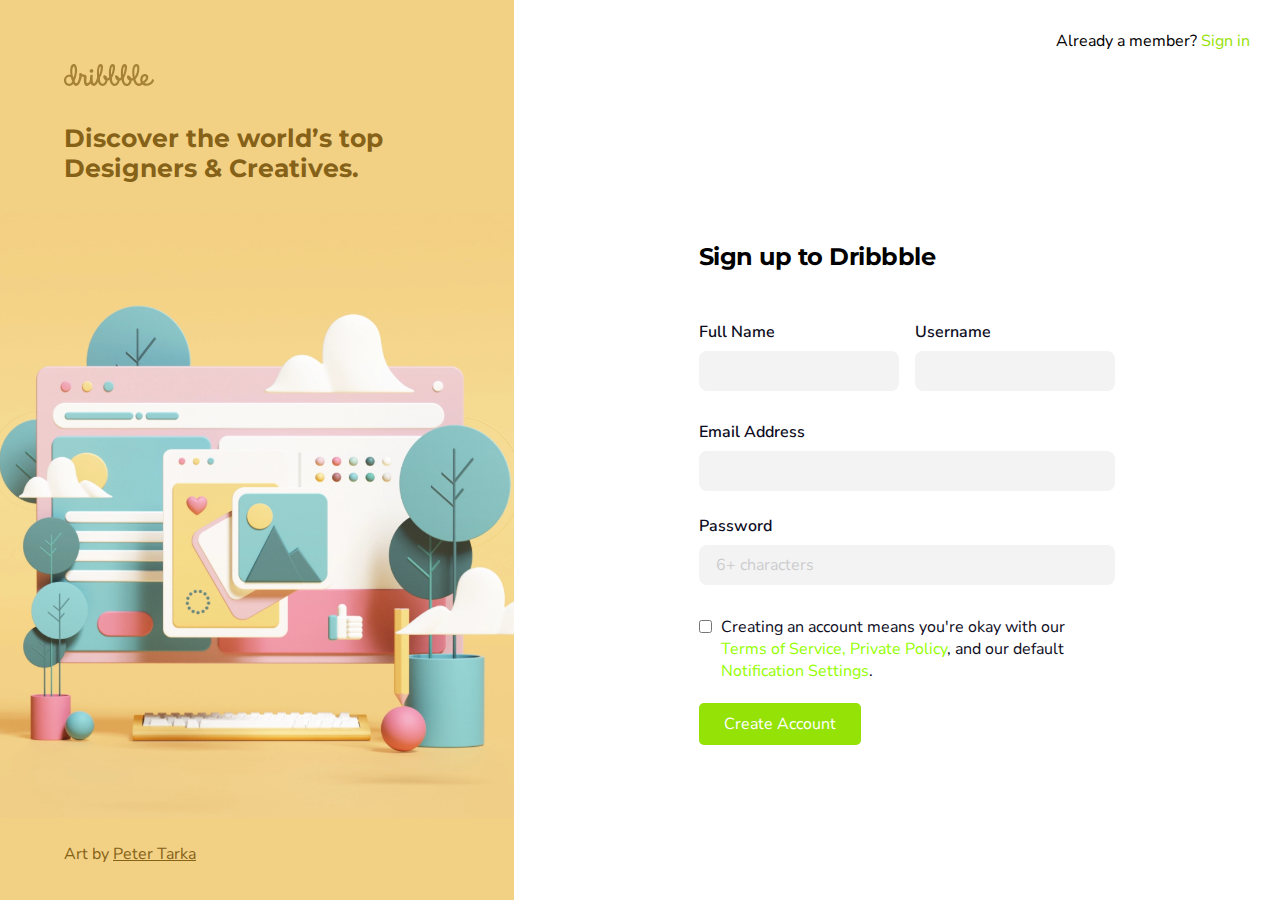
<file: index.html>
<!DOCTYPE html>
<html lang="en">

<head>
    <meta charset="UTF-8" />
    <meta http-equiv="X-UA-Compatible" content="IE=edge" />
    <meta name="viewport" content="width=device-width, initial-scale=1.0" />
    <link rel="stylesheet" href="/css/sign-up.css" />
    <title>Sign Up | Dribbble</title>
</head>

<body>
    <div class="full-page">
        <section class="left-sidebar">
            <div>
                <header>
                    <a class="logo" href="#">
                        <svg viewBox="0 0 96 24" role="img" aria-labelledby="acbvnp7t60ugn976a3kjc06nii86m1a2"
                            class="icon dribbble-logo">
                            <title id="acbvnp7t60ugn976a3kjc06nii86m1a2">
                                Dribbble: the community for graphic design
                            </title>
                            <path fill-rule="evenodd" clip-rule="evenodd"
                                d="M95.8512 18.5141C91.8395 25.3156 85.4862 23.342 83.5781 21.7968C82.7661 22.3478 81.342 23.5554 79.4433 23.4161C75.3996 23.1192 73.9514 17.3405 73.9514 17.3405C73.9804 17.3636 72.747 17.7662 72.0802 17.759C72.0716 19.4536 70.6067 23.5018 66.6533 23.4501C62.217 23.3922 61.3151 16.7828 61.3151 16.7828C61.3151 16.7828 60.8736 17.3959 59.195 18.0064C59.2795 16.7045 59.2177 23.2519 53.9006 23.3481C49.6971 23.4242 48.5623 16.6809 48.5623 16.6809C48.5623 16.6809 47.8331 17.4385 46.4199 17.7012C46.5097 16.378 46.3637 23.3703 41.0459 23.3481C37.4523 23.3331 36.2242 19.1941 36.3197 18.6197C36.4416 17.8875 35.1052 23.4511 31.6145 23.3644C30.1739 23.322 29.1 22.2791 28.4261 20.8885C27.524 21.9209 26.2142 23.3644 24.7448 23.3644C22.1075 23.3644 20.9446 21.1584 21.1416 14.8577C21.1583 14.1105 21.1044 13.8165 20.3616 13.7047C19.9157 13.6304 19.459 13.4895 18.976 13.4152C18.8211 13.932 17.5076 23.1962 12.9912 23.372C11.476 23.4311 10.6475 22.1186 9.96715 21.1443C8.92417 22.5241 7.54738 23.4161 5.58603 23.4161C2.26365 23.4161 0 20.7302 0 17.417C0 14.1038 2.26365 11.4182 5.58603 11.4182C6.17345 11.4182 6.33836 11.5024 6.87502 11.659C5.77137 1.61058 8.37774 0.0401515 10.6578 0.0401515C12.8467 0.0401515 16.5863 5.12064 11.3244 18.0074C12.4926 21.8512 15.0111 21.6338 16.2214 13.7212C16.4676 12.1128 15.809 9.9423 16.8335 9.63937C18.7061 9.08575 18.9048 10.7468 19.7828 11.0235C20.7112 11.316 21.2531 11.2875 22.1444 11.4736C23.6674 11.771 24.2618 12.5892 24.0761 14.4113C23.8533 16.7171 23.4636 20.0729 24.652 20.4818C25.5091 20.779 27.0739 19.0016 27.3485 18.0291C27.623 17.0566 27.6803 16.7237 27.7047 16.0105C27.7419 14.4859 27.7884 13.3684 28.0484 12.2154C28.1597 11.7693 28.2865 11.4739 28.7912 11.4537C29.2066 11.4431 29.9661 11.318 30.3005 11.5782C30.7461 11.9131 30.6905 12.2529 30.6393 13.1471C30.121 25.8966 34.11 19.5319 35.2994 14.4357C34.876 8.67313 35.1667 0.145675 38.7779 0.00265405C40.6559 -0.0717249 41.4861 1.43282 41.5775 2.55581C41.8357 5.72757 40.3888 10.9815 38.4859 14.5148C37.3984 21.7242 43.2411 23.1498 44.1754 17.3952C42.6467 16.6684 40.9947 13.7265 42.339 12.2928C43.0934 11.4882 46.2335 12.6441 46.2849 15.1651C47.8252 14.7531 48.0308 13.8835 48.0522 14.0276C47.6287 8.265 48.0214 0.145749 51.6328 0.00272768C53.5106 -0.0716513 54.3408 1.43289 54.4321 2.55589C54.6904 5.72764 53.2435 10.9816 51.3408 14.5149C50.253 21.7243 56.096 23.1498 57.0301 17.3953C55.8983 17.1769 53.5091 14.0478 54.8876 12.2929C55.6243 11.3551 58.7528 13.3053 59.1032 15.2486C60.5829 14.8298 60.7838 13.9878 60.805 14.1296C60.3815 8.36712 60.7742 0.247876 64.3855 0.104854C66.2634 0.0304754 67.0936 1.53502 67.1849 2.65802C67.4432 5.82977 65.9962 11.0838 64.0933 14.6171C63.0058 21.8266 68.8485 23.2519 69.7829 17.4973C68.2276 17.2383 66.0171 13.9344 67.7962 12.2442C68.507 11.5689 71.2229 13.3219 71.8586 15.3218C72.742 15.2878 73.2918 14.9833 73.4097 14.9525C71.9995 8.18754 73.0493 0.0705829 76.9342 0.00282686C79.0338 -0.0337594 81.0867 1.13799 80.1856 7.57394C79.3256 13.7146 76.234 16.2916 76.2411 16.331C76.4211 17.0667 78.0074 23.2233 82.0023 19.9749C81.7955 19.5066 81.5885 19.0282 81.4728 18.4486C80.8107 15.0729 82.1112 11.2599 85.6462 10.6436C87.6715 10.2906 89.5793 11.2766 89.881 13.4996C90.3773 17.1371 87.0927 19.7715 85.8437 20.3429C85.2843 20.0251 90.9148 23.6362 94.2563 16.3995C94.45 15.9863 94.6837 16.0213 94.9863 16.2343C95.2 16.3847 96.4175 17.5379 95.8512 18.5141ZM8.00277 16.5233C7.83274 16.0149 7.48381 14.8949 7.36044 14.4096C6.68091 13.8187 6.19588 13.7227 5.32365 13.7227C3.38526 13.7227 2.24437 15.5148 2.24437 17.4473C2.24437 19.3798 3.48729 21.1722 5.42567 21.1722C7.10552 21.1722 8.38402 20.03 8.77408 18.4132C8.50106 17.7829 8.23024 17.2036 8.00277 16.5233ZM10.6103 2.70004C9.24825 2.70004 8.78622 5.94913 8.87589 8.72092C8.95519 11.1715 9.63996 13.329 9.99519 14.2956C10.0854 14.4168 10.0686 14.338 10.1491 14.4665C12.514 9.28488 11.5331 2.70004 10.6103 2.70004ZM38.9724 2.80209C37.212 2.60021 37.2233 9.93334 37.4419 11.5782C38.3561 10.1157 39.9444 3.1959 38.9724 2.80209V2.80209ZM51.827 2.80209C50.0667 2.60021 50.078 9.93334 50.2966 11.5782C51.2108 10.1157 52.7991 3.1959 51.827 2.80209ZM64.5798 2.90412C62.8194 2.70223 62.8307 10.0354 63.0494 11.6804C63.9635 10.2177 65.5518 3.2979 64.5798 2.90412V2.90412ZM77.1284 2.37283C74.3857 2.9236 75.0244 12.0682 75.4409 13.672C78.6717 9.23475 78.7381 2.20615 77.1284 2.37283V2.37283ZM87.4073 13.8005C87.268 13.2175 86.5707 12.9058 86.0894 12.9826C84.7123 13.1707 83.3767 14.8858 83.8937 17.497C84.0087 18.0786 84.2967 18.6138 84.2921 18.5961C87.3741 16.5285 87.636 14.8991 87.4073 13.8005ZM29.3312 9.43526C28.9376 9.43534 28.5528 9.31869 28.2255 9.10007C27.8982 8.88145 27.6431 8.57067 27.4924 8.20705C27.3417 7.84344 27.3023 7.4433 27.379 7.05726C27.4558 6.67122 27.6453 6.31661 27.9236 6.03827C28.2019 5.75994 28.5565 5.57039 28.9425 5.49359C29.3285 5.41679 29.7287 5.45619 30.0923 5.60681C30.456 5.75744 30.7668 6.01252 30.9854 6.33979C31.2041 6.66706 31.3208 7.05183 31.3208 7.44542C31.3208 7.70672 31.2693 7.96546 31.1693 8.20686C31.0694 8.44827 30.9228 8.66763 30.7381 8.8524C30.5533 9.03718 30.334 9.18375 30.0926 9.28376C29.8512 9.38377 29.5925 9.43525 29.3312 9.43526V9.43526Z">
                            </path>
                        </svg>
                    </a>

                    <h1>Discover the world’s top Designers & Creatives.</h1>
                </header>

                <div class="artwork">
                    <div class="artwork-image"></div>
                    <p class="artwork-attribution">
                        Art by
                        <a class="url" rel="contact" href="https://dribbble.com/tarka">Peter Tarka</a>
                    </p>
                </div>
            </div>
        </section>

        <section class="main-content">
            <nav class="sign-in-label">
                <p>
                    Already a member? <span><a href="#">Sign in</a></span>
                </p>
            </nav>

            <main>
                <div>
                    <h2>Sign up to Dribbble</h2>

                    <div class="sign-up-form-container">
                        <form>
                            <div class="name">
                                <article>
                                    <label for="full-name">Full Name</label>
                                    <input type="text" id="full-name" />
                                </article>

                                <article>
                                    <label for="username">Username</label>
                                    <input type="text" id="username" />
                                </article>
                            </div>

                            <article>
                                <label for="email-address">Email Address</label>
                                <input type="email" id="email-address" />
                            </article>

                            <article>
                                <label for="password">Password</label>
                                <input type="password" id="password" placeholder="6+ characters" />
                            </article>

                            <article class="terms-and-conditions">
                                <input type="checkbox" id="terms-and-conditions" />
                                <label for="terms-and-conditions">
                                    <p>
                                        Creating an account means you're okay with our
                                        <span>Terms of Service, Private Policy</span>, and our
                                        default <span>Notification Settings</span>.
                                    </p>
                                </label>
                            </article>

                            <article>
                                <a href="profile.html" class="create-account-btn btn"><span>Create Account</span></a>
                            </article>
                        </form>
                    </div>
                </div>
            </main>
        </section>
    </div>
</body>

</html>
</file>
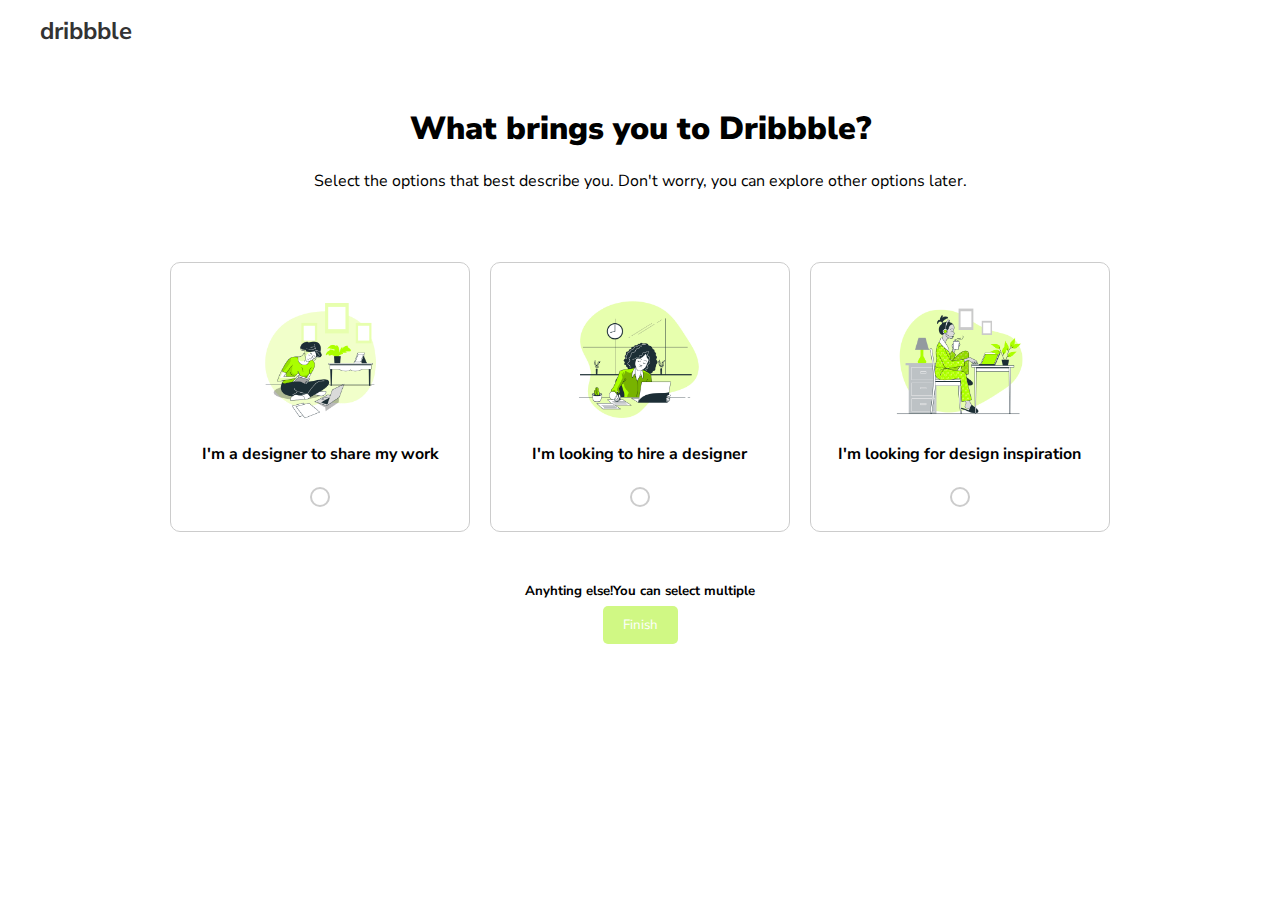
<file: cards.html>
<!DOCTYPE html>
<html lang="en">
<head>
    <meta charset="UTF-8">
    <meta name="viewport" content="width=device-width, initial-scale=1.0">
    <title>Document</title>
    <link rel="stylesheet" href="/css/cards.css">
</head>
<body>
  <div class="nav">
    <nav><a href="#" class="logo">dribbble</a></nav>
  </div>
    <div class="container">
        <header>
          <h1>What brings you to Dribbble?</h1>
          <p>Select the options that best describe you. Don't worry, you can explore other options later.</p>
        </header>
        <main>
          <div class="option">
            <div class="icon"><!-- Icon 1 -->
              <img src="/img/3469529.jpg" alt="">
            </div>
            <h4>I'm a designer to share my work</h4>
            <div class="detail">
              <p>Lorem ipsum dolor sit amet consectetur adipisicing elit. Aliquid amet dolore obcaecati. Ex, voluptates ullam.</p>
            </div>
            <input type="checkbox" name="option" value="share-work" class="input">
          </div>
          <div class="option">
            <div class="icon"><!-- Icon 2 -->
              <img src="/img/3535777.jpg" alt="">
            </div>
            <h4>I'm looking to hire a designer</h4>
            <div class="detail">
              <p>Lorem ipsum dolor sit amet consectetur adipisicing elit. At explicabo doloribus obcaecati suscipit cupiditate odio.</p>
            </div>
            <input type="checkbox" name="option" value="hire-designer" class="input">
          </div>
          <div class="option">
            <div class="icon"><!-- Icon 3 -->
              <img src="/img/3639686_Freepik.jpg" alt="">
            </div>
            <h4>I'm looking for design inspiration</h4>
            <div class="detail">
              <p>Lorem ipsum dolor sit amet consectetur adipisicing elit. At explicabo doloribus obcaecati suscipit cupiditate odio.</p>
            </div>
            <input type="checkbox" name="option" value="design-inspiration" class="input">
          </div>
          
        </main>
        <footer>
          <h5>Anyhting else!You can select multiple</h5>    
          <a href="email.html"><button>Finish</button></a>
        </footer>
      </div>
      <script src="/js/cards.js"></script>
</body>
</html>
</file>
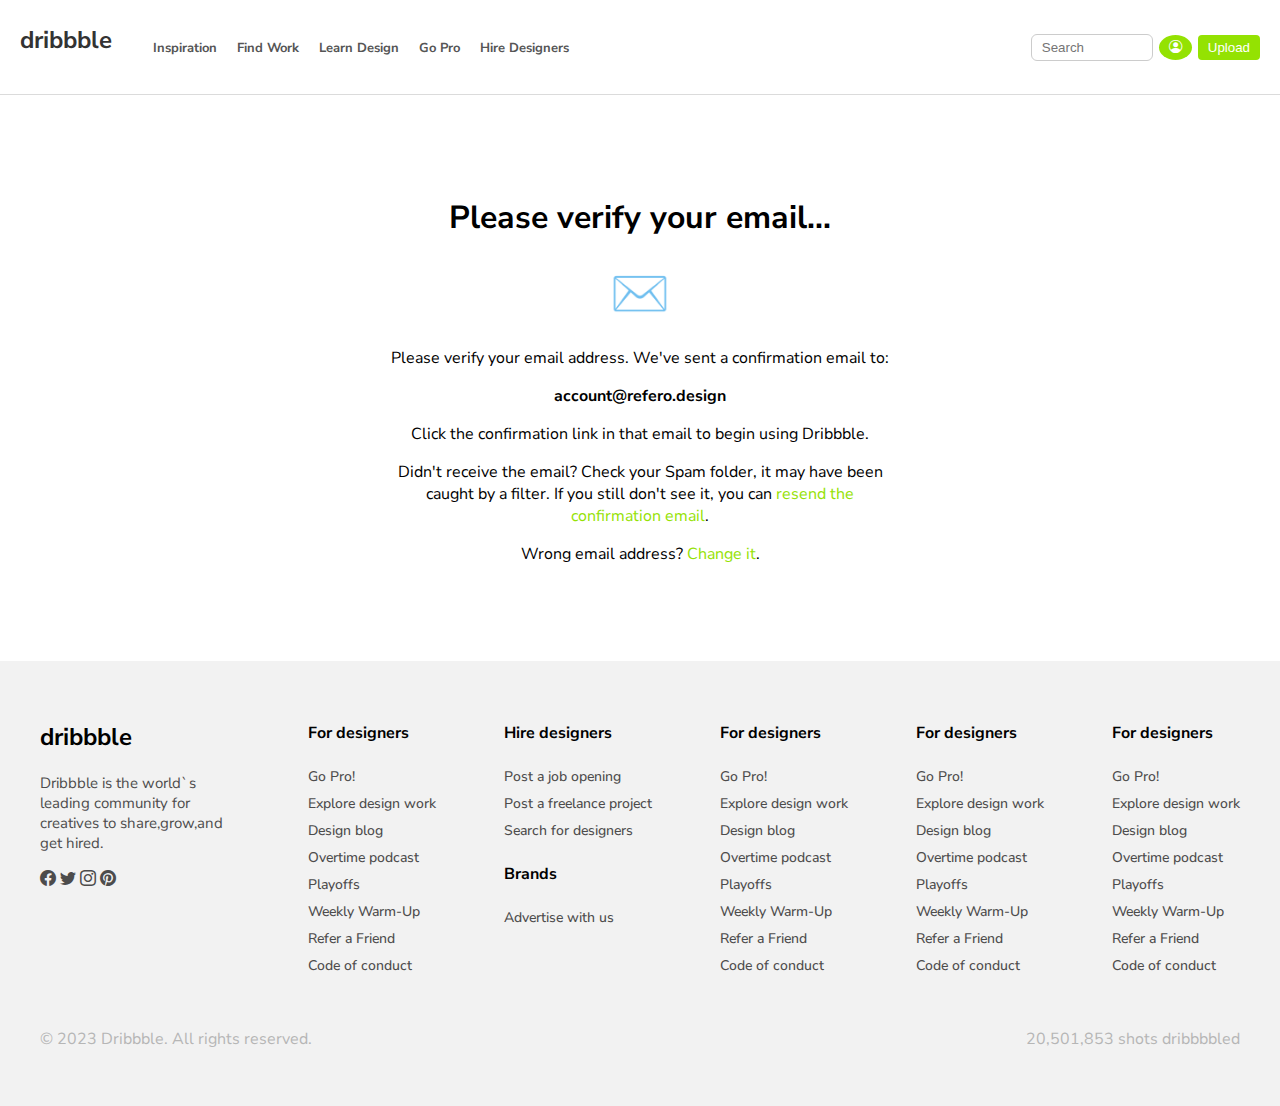
<file: email.html>
<!DOCTYPE html>
<html lang="en">
<head>
  <meta charset="UTF-8">
  <meta name="viewport" content="width=device-width, initial-scale=1.0">
  <title>Dribbble - Verify Email</title>
  <link rel="stylesheet" href="/css/email.css">

  <!-- for icons -->
  <link rel="stylesheet" href="https://cdn.jsdelivr.net/npm/bootstrap-icons@1.11.3/font/bootstrap-icons.min.css">

  <!-- bootstrap -->
  <link href="https://cdn.jsdelivr.net/npm/bootstrap@5.0.2/dist/css/bootstrap.min.css" rel="stylesheet" integrity="sha384-EVSTQN3/azprG1Anm3QDgpJLIm9Nao0Yz1ztcQTwFspd3yD65VohhpuuCOmLASjC" crossorigin="anonymous">
</head>
<body>
  <header>
    <nav>
      <a href="#" class="logo">dribbble</a>
      <ul>
        <li><a href="#">Inspiration</a></li>
        <li><a href="#">Find Work</a></li>
        <li><a href="#">Learn Design</a></li>
        <li><a href="#">Go Pro</a></li>
        <li><a href="#">Hire Designers</a></li>
      </ul>
      <div class="actions">
        <input type="text" placeholder="Search">
        <button class="user-btn"><i class="bi bi-person-circle"></i></button>
        <button class="upload-btn">Upload</button>
        
      </div>
    </nav>
  </header>

  <main>
    <div class="verify-email">
      <h1>Please verify your email...</h1>
      <div class="email-icon">✉️</div>
      <p>Please verify your email address. We've sent a confirmation email to:</p>
      <p class="email-address">account@refero.design</p>
      <p>Click the confirmation link in that email to begin using Dribbble.</p>
      <p>Didn't receive the email? Check your Spam folder, it may have been caught by a filter. If you still don't see it, you can <a href="#" class="resend-link">resend the confirmation email</a>.</p>
      <p>Wrong email address? <a href="#" class="change-link">Change it</a>.</p>
    </div>
  </main>

  <footer>
    <div class="footer-content">
      <div class="footer-section1">
        <h2>dribbble</h2>
        <ul>
          <p>
            Dribbble is the world`s leading community for creatives to share,grow,and get hired.
          </p>
          <li><a href="#"><i class="bi bi-facebook"></i></a></li>
          <li><a href="#"><i class="bi bi-twitter"></i></a></li>
          <li><a href="#"><i class="bi bi-instagram"></i></a></li>
          <li><a href="#"><i class="bi bi-pinterest"></i></a></li>
        </ul>
      </div>
      <!-- Add other footer sections here -->
      <div class="footer-section">
      <h4>For designers</h4>
        <ul>
          <li><a href="#">Go Pro!</a></li>
          <li><a href="#">Explore design work</a></li>
          <li><a href="#">Design blog</a></li>
          <li><a href="#">Overtime podcast</a></li>
          <li><a href="#">Playoffs</a></li>
          <li><a href="#">Weekly Warm-Up</a></li>
          <li><a href="#">Refer a Friend</a></li>
          <li><a href="#">Code of conduct</a></li>
        </ul>
      </div>
      <div class="footer-section">
        <h4>Hire designers</h4>
          <ul>
            <li><a href="#">Post a job opening</a></li>
            <li><a href="#">Post a freelance project</a></li>
            <li><a href="#">Search for designers</a></li>
            <h4>Brands</h4>
            <li><a href="#">Advertise with us</a></li>
           
          </ul>
        </div>
        <div class="footer-section">
          <h4>For designers</h4>
            <ul>
              <li><a href="#">Go Pro!</a></li>
              <li><a href="#">Explore design work</a></li>
              <li><a href="#">Design blog</a></li>
              <li><a href="#">Overtime podcast</a></li>
              <li><a href="#">Playoffs</a></li>
              <li><a href="#">Weekly Warm-Up</a></li>
              <li><a href="#">Refer a Friend</a></li>
              <li><a href="#">Code of conduct</a></li>
            </ul>
          </div>
          <div class="footer-section">
            <h4>For designers</h4>
              <ul>
                <li><a href="#">Go Pro!</a></li>
                <li><a href="#">Explore design work</a></li>
                <li><a href="#">Design blog</a></li>
                <li><a href="#">Overtime podcast</a></li>
                <li><a href="#">Playoffs</a></li>
                <li><a href="#">Weekly Warm-Up</a></li>
                <li><a href="#">Refer a Friend</a></li>
                <li><a href="#">Code of conduct</a></li>
              </ul>
            </div>
            <div class="footer-section">
              <h4>For designers</h4>
                <ul>
                  <li><a href="#">Go Pro!</a></li>
                  <li><a href="#">Explore design work</a></li>
                  <li><a href="#">Design blog</a></li>
                  <li><a href="#">Overtime podcast</a></li>
                  <li><a href="#">Playoffs</a></li>
                  <li><a href="#">Weekly Warm-Up</a></li>
                  <li><a href="#">Refer a Friend</a></li>
                  <li><a href="#">Code of conduct</a></li>
                </ul>
              </div>
    </div>
    <div class="footer-bottom">
      <p>&copy; 2023 Dribbble. All rights reserved.</p>
      <p>20,501,853 shots dribbbbled</p>
    </div>
  </footer>

  <script src="/js/email.js"></script>
  <script src="https://cdn.jsdelivr.net/npm/bootstrap@5.0.2/dist/js/bootstrap.bundle.min.js" integrity="sha384-MrcW6ZMFYlzcLA8Nl+NtUVF0sA7MsXsP1UyJoMp4YLEuNSfAP+JcXn/tWtIaxVXM" crossorigin="anonymous"></script>
</body>
</html>
</file>
<file: css/sign-up.css>
@import url("https://fonts.googleapis.com/css2?family=Montserrat:wght@100;200;300;400;500;600;700;800;900&display=swap");
@import url("https://fonts.googleapis.com/css2?family=Nunito+Sans:wght@200;300;400;600;700;800;900&display=swap");

:root {
  --default-section-padding: 0px 20px;
  --right-section-padding: 30px 60px 0;
  --left-sidebar-width-960: 450px;
  --left-sidebar-width-1100: 514px;
  --sections-max-width-for-mobile: 536px;
  --header-padding--960: 40px 40px 30px;
  --header-padding--1100: 64px 64px 30px;
  --attribution-padding--960: 25px 40px 35px;
  --attribution-padding--1100: 25px 64px 35px;
  --main-font-family: "Nunito Sans", sans-serif;
  --headers-font-family: "Montserrat", sans-serif;
  --left-sidebar-text-color: #866118;
}

* {
  padding: 0px;
  margin: 0px;
  font-family: var(--main-font-family);
  box-sizing: border-box;
}

.full-page {
  display: flex;
  align-items: stretch;
  flex-direction: column;
  gap: 1.2rem;
  height: 100vh;
}

.left-sidebar {
  display: flex;
  justify-content: center;
}

.left-sidebar > div {
  display: flex;
  flex-direction: column;
  align-items: stretch;
  justify-content: space-between;
  height: 100%;
  width: 100%;
  max-width: var(--sections-max-width-for-mobile);
  padding: var(--default-section-padding);
  padding-top: 48px;
}

.logo svg {
  width: 90px;
  height: auto;
}

header h1 {
  display: none;
}

.artwork {
  display: none;
}


.main-content {
  height: 100%;
  flex-grow: 1;
  display: flex;
  flex-direction: column;
}

article {
  margin-bottom: 6px;
}


nav.sign-in-label {
  display: none;
}
nav.sign-in-label p span a{
  color: rgb(149, 226, 6);
}

main {
  display: flex;
  align-items: center;
  justify-content: center;
  flex-grow: 1;
}

main > div {
  width: 100%;
  max-width: var(--sections-max-width-for-mobile);
  padding: var(--default-section-padding);
}

main h2 {
  font-family: var(--headers-font-family);
  margin-bottom: 26px;
  letter-spacing: -0.5px;
}

.create-account-btn {
  display: inline-block;
  width: 100%;
  text-align: center;
  background-color: rgb(149, 226, 6);;
  text-decoration: none;
  color: white !important;
  padding: 10px 25px;
  border-radius: 5px;
}

.create-account-btn:hover {
  background-color: rgb(159, 245, 61);
}

input[type="text"]:hover,
input[type="email"]:hover,
input[type="password"]:hover {
  border-color: rgba(0, 0, 0, 0.1);
  background-color: #fff;
  box-shadow: 0 0 0 4px rgba(159, 245, 61, 0.4);
}

input[type="text"]:focus,
input[type="email"]:focus,
input[type="password"]:focus {
  border-color: rgba(159, 245, 61, 0.4);
  background-color: #fff;
  box-shadow: 0 0 0 4px rgba(234, 76, 137, 0.1);
}

input[type="text"]:active,
input[type="email"]:active,
input[type="password"]:active {
  border-color: #e7e7e9;
  background-color: #fff;
  box-shadow: none;
}

input[type="text"],
input[type="email"],
input[type="password"] {
  width: 100%;
  height: 40px;
  background-color: #f3f3f4;
  color: #0d0c22;
  border: 1px solid transparent;
  outline: none;
  outline-color: rgba(159, 245, 61, 0.4);
  border-radius: 3px;
  font-size: 16px;
  padding: 10px 16px;
  border-radius: 8px;

  transition: background-color 200ms ease, outline 200ms ease, color 200ms ease,
    box-shadow 200ms ease, -webkit-box-shadow 200ms ease;
}

input::placeholder {
  opacity: 0.3;
}

label {
  display: block;
  margin: 24px 0 8px;
  color: #0d0c22;
  font-weight: 600;
}

.name {
  display: flex;
  gap: 1rem;
}

@media (max-width: 390px) {
  .name {
    flex-direction: column;
    gap: 0rem;
  }
}

/* ====== Terms and Conditions ====== */
input[type="checkbox"] + label:hover,
input[type="checkbox"] + label:focus,
input[type="checkbox"]:hover,
input[type="checkbox"]:focus {
  cursor: pointer;
}

.terms-and-conditions {
  display: flex;
  gap: 0.6rem;
  align-items: flex-start;
  padding: 25px 0px;
}

.terms-and-conditions label {
  margin: 0;
  font-weight: 400;
}

.terms-and-conditions input {
  transform: translateY(4px);
  top: 5px;
}

.terms-and-conditions span {
  color: rgb(149, 266, 2);
}

/* ====== Footer ====== */
.reference {
  display: flex;
  align-items: center;
}

.reference img {
  height: 4rem;
  margin: 0px 10px;
}

footer {
  margin-top: 20px;
}

@media (min-width: 960px) {
  .full-page {
    flex-direction: row;
    overflow: hidden !important;
  }

  /* ====== Left Side Bar ====== */
  .left-sidebar {
    background-color: #f2d184;
    width: var(--left-sidebar-width-960);
  }

  .left-sidebar header {
    color: var(--left-sidebar-text-color);
  }

  .left-sidebar > div {
    padding: 0;
  }

  .logo svg {
    color: var(--left-sidebar-text-color);
    fill: currentColor;
    opacity: 0.7;
    margin-bottom: 30px;
  }

  .left-sidebar header {
    width: 100%;
    padding: var(--header-padding--960);
  }

  header h1 {
    font-family: var(--headers-font-family);
    display: block;
    font-size: 25px;
    line-height: 30px;
  }

  .artwork {
    display: flex;
    flex-direction: column;
    justify-content: flex-end;
    flex-grow: 1;
  }

  .artwork-image {
    flex-grow: 1;
    background-image: url(../img/side-image.png);
    background-repeat: no-repeat;
    background-position: bottom center;
    background-size: cover;
  }

  .artwork p {
    padding: var(--attribution-padding--960);
    color: var(--left-sidebar-text-color);
  }

  .artwork p a {
    color: var(--left-sidebar-text-color);
  }

  /* ====== Right Section - Main Content ====== */
  .main-content {
    overflow: auto !important;
  }

  main > div {
    padding: var(--right-section-padding);
  }

  nav.sign-in-label {
    display: flex;
    align-items: center;
    justify-content: flex-end;
    padding: 30px 30px 0;
  }

  nav.sign-in-label a {
    text-decoration: none;
    color: rgb(87, 87, 255);
  }

  nav.sign-in-label a:hover {
    color: rgb(74, 74, 253);
  }

  .create-account-btn {
    display: inline;
  }
}

@media (min-width: 1100px) {
  /* ====== Left Side Bar ====== */
  .left-sidebar {
    width: var(--left-sidebar-width-1100);
  }

  .left-sidebar header {
    padding: var(--header-padding--1100);
  }

  .artwork p {
    padding: var(--attribution-padding--1100);
  }
}
</file>
<file: css/cards.css>
@import url("https://fonts.googleapis.com/css2?family=Montserrat:wght@100;200;300;400;500;600;700;800;900&display=swap");
@import url("https://fonts.googleapis.com/css2?family=Nunito+Sans:wght@200;300;400;600;700;800;900&display=swap");

:root {
  --main-font-family: "Nunito Sans", sans-serif;
  --headers-font-family: "Montserrat", sans-serif;
}

* {
    box-sizing: border-box;
    margin: 0;
    padding: 0;
    font-family: var(--main-font-family) ;
  }

  nav {
    display: flex;
    justify-content: space-between;
    align-items: center;
    max-width: 1200px;
    margin: 0 auto;
  }

  .logo {
    margin-top: 15px;
    font-size: 24px;
    font-weight: bold;
    text-decoration: none;
    color: #333;
  }
  
  .container {
    max-width: 1000px;
    margin: 0 auto;
    padding: 20px;
    text-align: center;
    font-family: Arial, sans-serif;
  }
  
  header {
    margin-top: 20px;
    margin-bottom: 20px;
  }
  header h1{
    padding: 20px;
    font-weight: 900;
  }
  header p{
    margin-bottom: 60px;
  }
  
  main {
    display: flex;
    justify-content: center;
    flex-wrap: wrap;
    margin-bottom: 20px;
  }
  
  .option {
    width: 220px;
    height: 270px;
    margin: 10px;
    padding: 20px;
    border: 1px solid #ccc;
    border-radius: 10px;
    text-align: center;
    cursor: pointer;
    position: relative;
    flex-basis: calc(33.33% - 20px);
    transition: all 0.2s;
  }
 
  .option:hover{
    height: 320px;
  }
  
    
  .icon {
    width: 150px;
    height: 150px;
    background-color: #ddd;
    margin: 0 auto 10px;
    transition: all 0.5s;
  }

  .icon img{
    width: 150px;
    height: 150px;
  }

  .option:hover .icon{
    position: relative;
    width: 150px;
    height: 150px;
    top: -60px;
    }

  h4{
    margin-bottom: 5px;
  }

  .option:hover h4{
    position: relative;
    top: -40px;
  }
  
  .option .detail p{
    position: relative;
    margin-top: -90px;
    padding: 8px 12px;
    text-align: center;
    color: black;
    visibility: hidden;
    opacity: 0;
    transition: all 1s;
  }

  .option:hover .detail p{
    visibility: visible;
    opacity: 1;
    margin-top: -50px;
  }

  
  .option input[type="checkbox"] {
    appearance: none;
    -webkit-appearance: none;
    -moz-appearance: none;
    width: 20px;
    height: 20px;
    border-radius: 50%;
    border: 2px solid #ccc;
    outline: none;
    cursor: pointer;
    position: relative;
    margin: 3px;
  }
  
  .option input[type="checkbox"]:checked {
    background-color: rgb(149, 226, 6);
    border-color: rgb(149, 226, 6);

  }
  
  footer {
    margin-top: 40px;
    
  }

  h5{
    margin-bottom: 6px;
  }

  button {
    background-color: rgb(208, 248, 132);    ;
    color: white;
    padding: 10px 20px;
    border: none;
    border-radius: 5px;
    cursor: pointer;
    
  }
  
  /* Media queries for mobile responsiveness */
  @media (max-width: 768px) {
    .option {
      flex-basis: calc(50% - 20px); /* Set width to 50% for smaller screens */
    }
  }
  
  @media (max-width: 480px) {
    .option {
      flex-basis: 100%; /* Set width to 100% for very small screens */
    }
  }
</file>
<file: css/email.css>
@import url("https://fonts.googleapis.com/css2?family=Montserrat:wght@100;200;300;400;500;600;700;800;900&display=swap");
@import url("https://fonts.googleapis.com/css2?family=Nunito+Sans:wght@200;300;400;600;700;800;900&display=swap");

:root {
  --main-font-family: "Nunito Sans", sans-serif;
  --headers-font-family: "Montserrat", sans-serif;
 
}

body {
    font-family:  var(--main-font-family);
    margin: 0;
    padding: 0;
  }
  
  /* Header styles */
  header {
    background-color: #fff;
    border-bottom: 1px solid #dbdbdb;
    padding: 10px;
    position: relative;
  }
  
  nav {
    display: flex;
    justify-content: space-between;
    align-items: center;
    max-width: 1500px;
    margin: 10px;
   }
  
  .logo {
    font-size: 24px;
    font-weight: bold;
    text-decoration: none;
    color: #333;
    margin-bottom:15px ;
  }
  
  nav ul {
    list-style-type: none;
    display: flex;
    margin-right: 200px;
    padding: 0;
  }
  
  nav li {
    margin-right: 20px;
  }
  
  nav a {
    text-decoration: none;
    color: #555555;
    font-size: small;
    font-weight: bold;
  }
  nav a:hover{
    color: rgb(149, 226, 5);
  }
  
  .actions {
    display: flex;
    align-items: center;
    margin-left: 200px;
  }
  
  .actions input[type="text"] {
    padding: 5px 10px;
    width: 100px;
    border: 1px solid #ccc;
    border-radius: 6px;
  }
  
  .actions button {
    padding: 5px 10px;
    border: none;
    border-radius: 4px;
    background-color: rgb(148, 226, 2);
    color: #fff;
    cursor: pointer;
    margin-left: 6px;
  }
  
 .actions .user-btn{
  border: none;
    border-radius: 50%;
  }
  
  /* Main content styles */
  main {
    max-width: 600px;
    margin: 40px auto;
    text-align: center;
  }
  
  .verify-email {
    background-color: #ffffff;
    padding: 40px;
    border-radius: 8px;
    
  }
  
  .email-icon {
    font-size: 48px;
    margin-bottom: 20px;
  }
  
  .email-address {
    font-weight: bold;
  }
  
  .resend-link,
  .change-link {
    color:  rgb(149, 226, 5);
    text-decoration: none;
  }

  .change-link:hover{
    color:  rgb(149, 226, 5);
  }
  .resend-link:hover{
    color:  rgb(149, 226, 5);
  }
  
  /* Footer styles */
  footer {
    background-color: #eeeeeebd;
    color: #000000;
    padding: 40px 20px;
  }
  
  .footer-content {
    display: flex;
    justify-content: space-between;
    max-width: 1200px;
    margin: 0 auto;
  }
  
  .footer-section h3 {
    margin-bottom: 10px;
  }

  .footer-section1 h2 {
    margin-bottom: 20px;
  }
  
  .footer-section1 p{
    width: 200px;
    font-size: 15px;
    color: #4d4c4c;
  }

  .footer-section1 ul {
    list-style-type: none;
    padding: 0;
  }

  .footer-section1 li {
    margin-bottom: 5px;
    display: inline-flex;
    justify-content: space-evenly;
  }

  .footer-section1 a {
    color: #4d4c4c;
    font-weight: 500;
    text-decoration: none;
    font-size: 16px;
  }
  .footer-section1 a i:hover{
    color: rgb(149, 226, 5);
  }
  
  .footer-section ul {
    list-style-type: none;
    padding: 0;
  }
  
  .footer-section li {
    margin-bottom: 5px;
  }
  
  .footer-section a {
    color: #4d4c4c;
    font-weight: 500;
    text-decoration: none;
    font-size: 14px;
  }
  .footer-section a:hover{
    color:rgb(148, 226, 2) ;
  }
  .footer-bottom {
    display: flex;
    justify-content: space-between;
    max-width: 1200px;
    color: #b6b6b6;
    margin:20px auto 0;
    text-align: center;
  }
</file>
